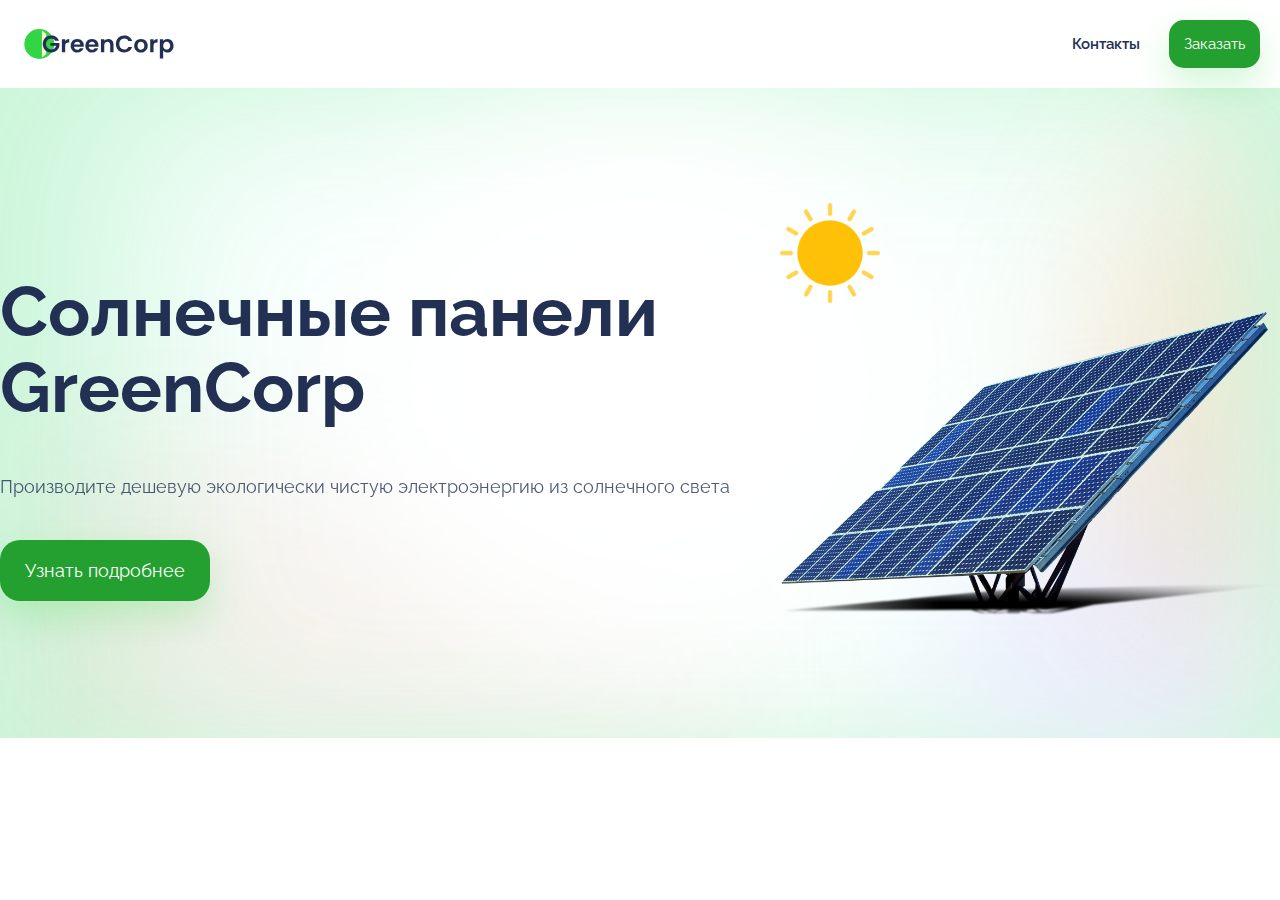
<file: index.html>
<!DOCTYPE html>
<html lang="ru">
<head>
  <title>Солнечные батареи GreenCorp</title>
  <link rel="stylesheet" href="main.css">
  <link href="https://fonts.googleapis.com/css2?family=Raleway:wght@100;300;400;500;600;700;800&display=swap" rel="stylesheet">
</head>
<body>
    <header>
        <img class="header__logo" src="img/logo.svg">
        <div class="header__controls">
            <a href="#contacts">Контакты</a>
            <button>Заказать</button>
        </div>
    </header>
    <section class="about">
        <div class="about__info">
            <h1>Солнечные панели GreenCorp</h1>
            <p>Производите дешевую экологически чистую электроэнергию из солнечного света</p>
            <button>Узнать подробнее</button>
        </div>
        <div class="about__images">
            <img class="about__sun-image" src="img/sun.png" alt="">
            <img class="about__image" src="img/solar-panel.png" alt="">
        </div>
    </section>
  
</body>
</html>
</file>
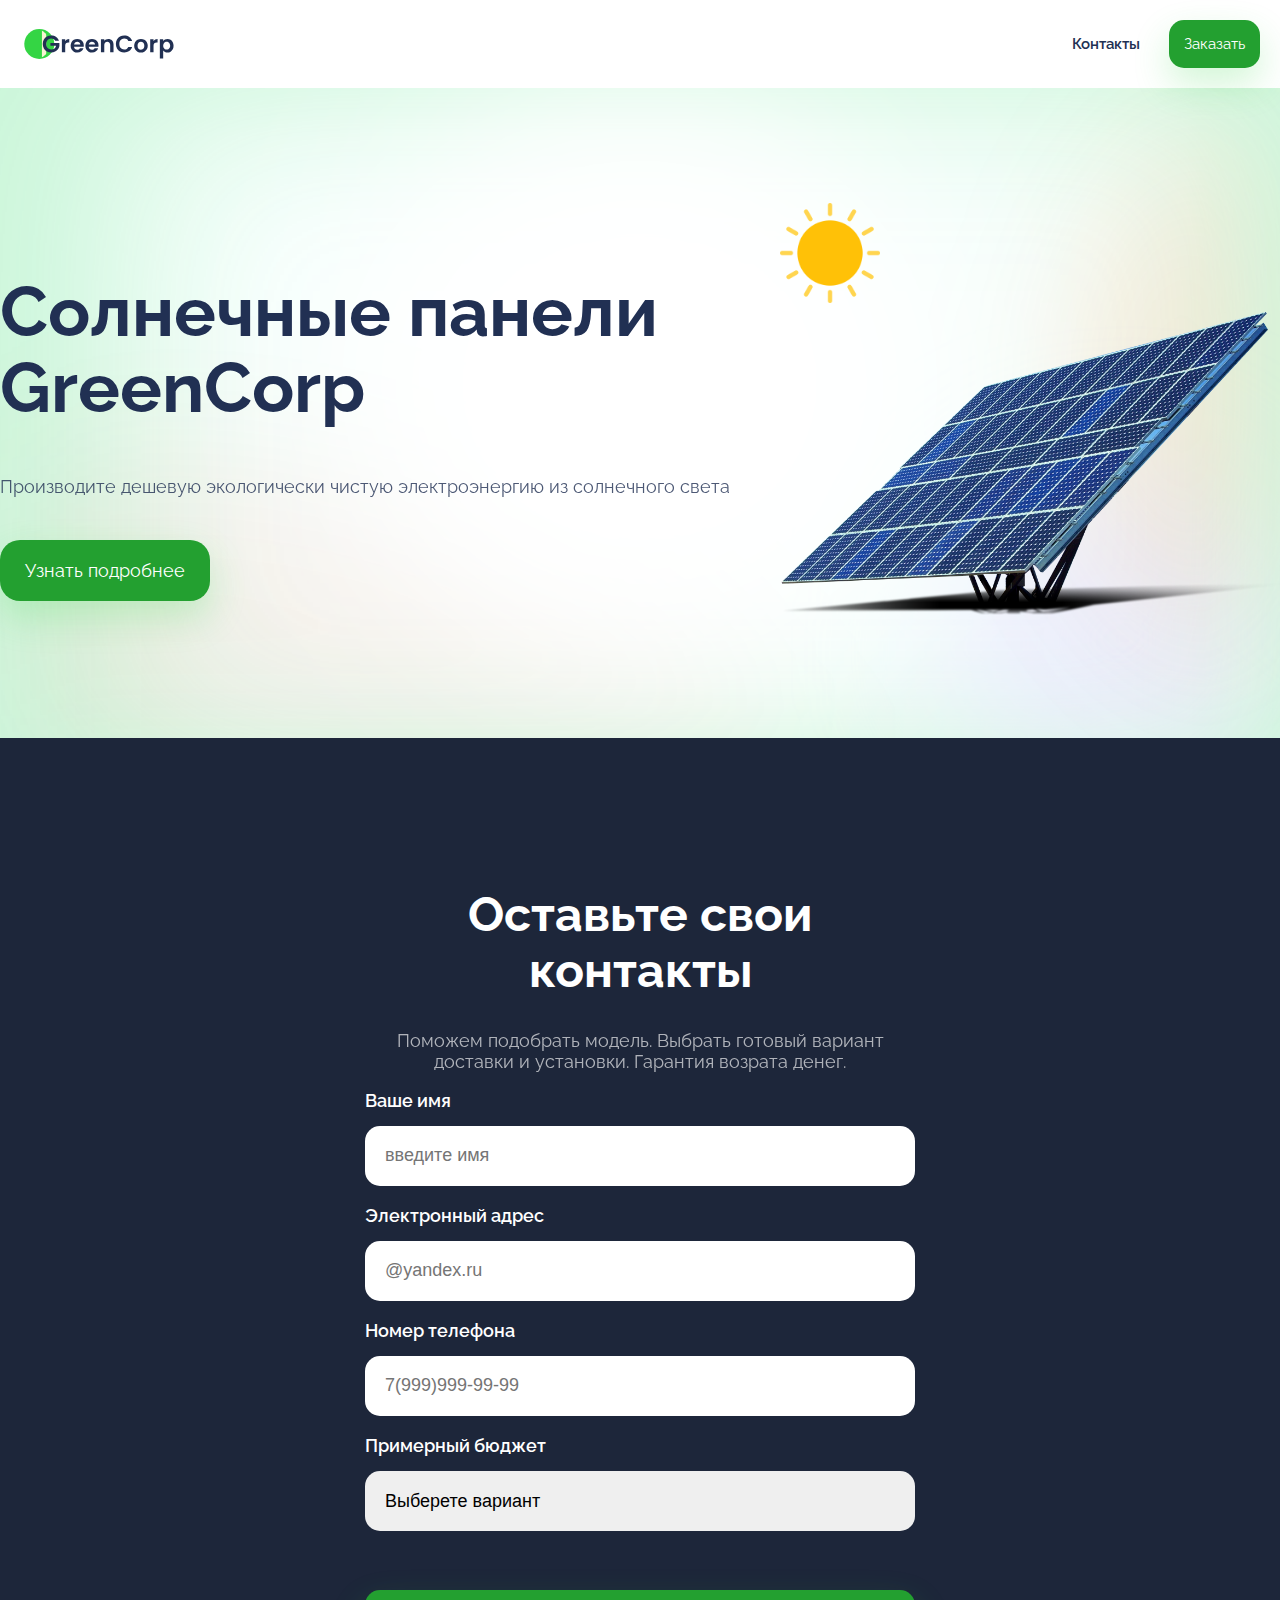
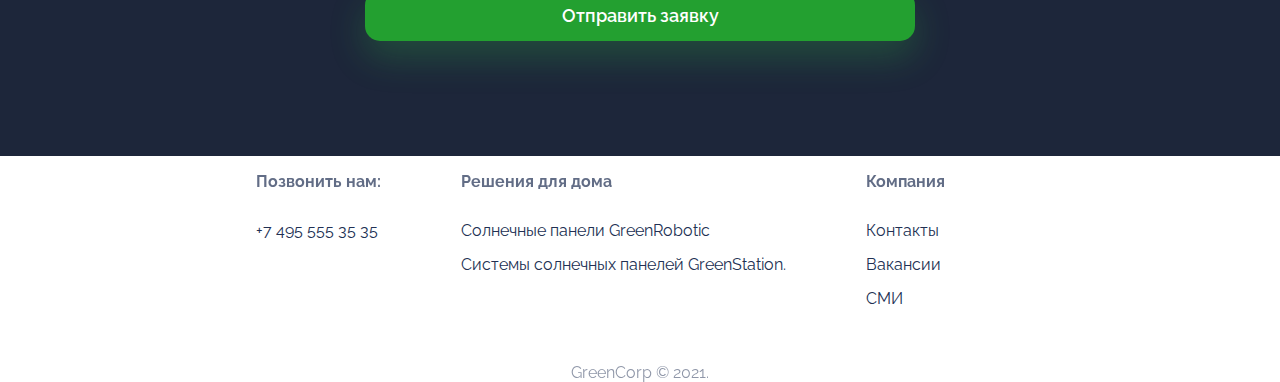
<file: Practice/index.html>
<!DOCTYPE html>
<html lang="ru">
<head>
    <title>Солнечные батареи GreenCorp</title>
    <link rel="stylesheet" href="main.css">
    <link href="https://fonts.googleapis.com/css2?family=Raleway:wght@100;300;400;500;600;700;800&display=swap" rel="stylesheet">
</head>
<body>
    <header>
        <img class="header__logo" src="img/logo.svg">
        <div class="header__controls">
            <a href="#contacts">Контакты</a>
            <button>Заказать</button>
        </div>
        </header>
        <section class="about">
        <div class="about__info">
            <h1>Солнечные панели GreenCorp</h1>
            <p>Производите дешевую экологически чистую электроэнергию из солнечного света</p>
            <button>Узнать подробнее</button>
        </div>
        <div class="about__images">
            <img class="about__sun-image" src="img/sun.png" alt="">
            <img class="about__image" src="img/solar-panel.png" alt="">
        </div>
    </section>
    <section class="form">
        <div class="form__container">
            <h1>Оставьте свои контакты</h1>
            <p>Поможем подобрать модель. Выбрать готовый вариант доставки и установки. Гарантия возрата денег.</p>
            <form>
                <div class="form__group">
                    <label for="name">Ваше имя</label>
                    <input type="text" placeholder="введите имя" id="name">
                    <br>

                    <label for="email">Электронный адрес</label>
                    <input type="text" placeholder="@yandex.ru" id="email">
                    <br>
                                        
                    <label for="phone">Номер телефона</label>
                    <input type="text" placeholder="7(999)999-99-99" id="phone">
                    <br>

                    <label for="budget">Примерный бюджет</label>
                    <select id="budget">
                        <option value="">Выберете вариант</option>
                        <option value="10-30">10 000₽ – 30 000₽</option>
                        <option value="30-60">30 000₽ – 60 000₽</option>
                        <option value="60-100">60 000₽ – 100 000₽</option>
                        <option value="100+">100 000₽</option>
                    </select>
                    <br>
                    <button type="submit" class="form__submit">Отправить заявку</button>
                </div>
            </form>
        </div>
    </section>
    <footer>
        <div class="footer__container">
            <div class="footer__group">
                <h3>Позвонить нам:</h3>
                <div class="footer__links">
                    <a href="tel:74955553535">+7 495 555 35 35</a>
                </div>
            </div>
            <div class="footer__group">
                <h3>Решения для дома</h3>
                <div class="footer__links">
                    <a href="#">Солнечные панели GreenRobotic</a>
                    <a href="#">Системы солнечных панелей GreenStation. </a>
                </div>
            </div>
            <div class="footer__group">
                <h3>Компания</h3>
                <div class="footer__links">
                    <a href="#">Контакты</a>
                    <a href="#">Вакансии</a>
                    <a href="#">СМИ</a>
                </div>
            </div>
        </div>
        <div class="footer__copyright">GreenCorp © 2021.</div>
    </footer>
</body>
</html>
</file>
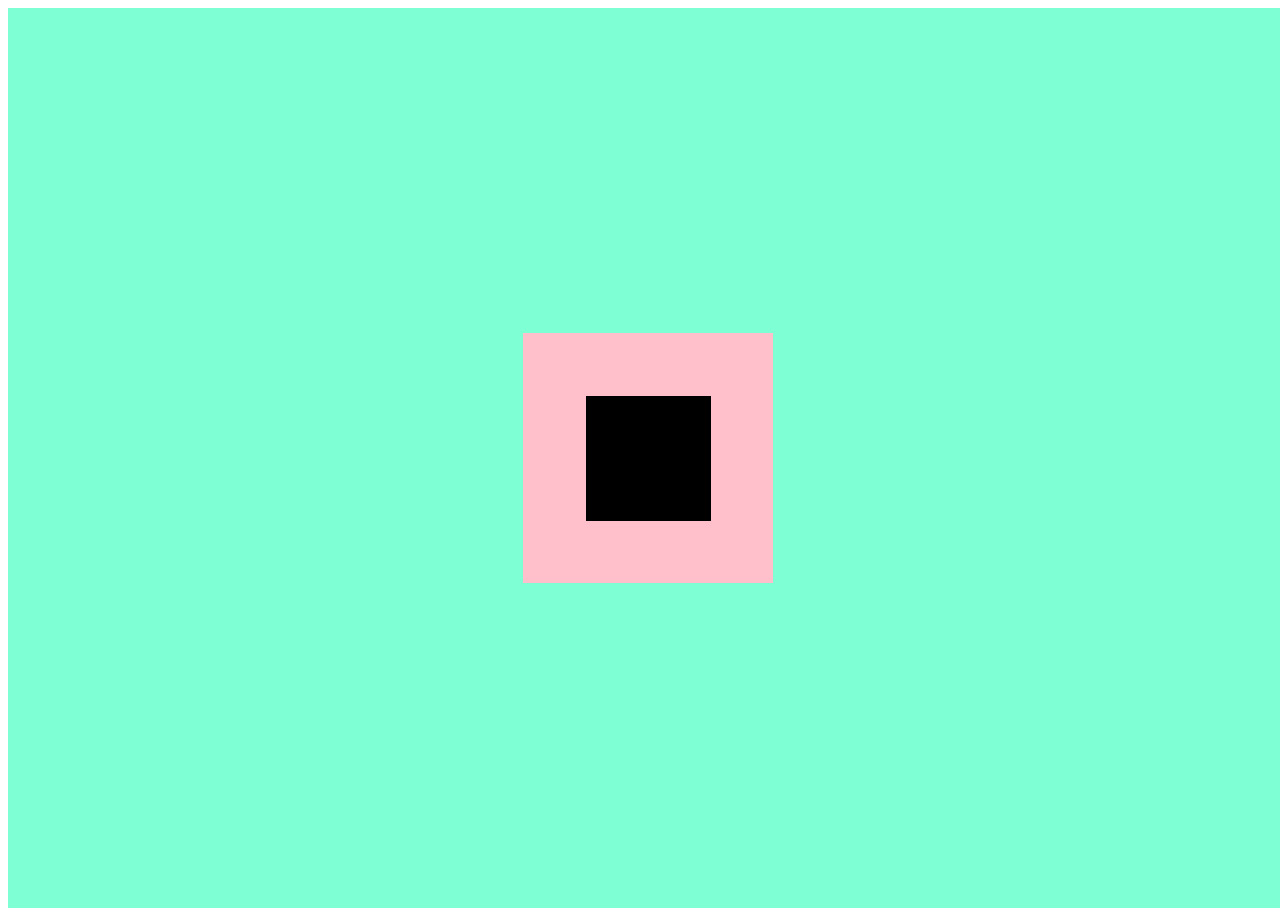
<file: Seminar_01/index.html>
<!DOCTYPE html>
<html lang="en">
<head>
    <meta charset="UTF-8">
    <meta http-equiv="X-UA-Compatible" content="IE=edge">
    <meta name="viewport" content="width=device-width, initial-scale=1.0">
    <link rel="stylesheet" href="style.css">
    <title>Document</title>
</head>
<body>
    <div class="container">
        <div class="box">
            <div class="iteam"></div>
        </div>
    </div>
</body>
</html>
</file>
<file: main.css>
header {
    display: flex;
    justify-content: space-between;
    align-items: center;
    padding: 20px;
}

.header__logo {
    height: 30px;
}

body {
    font-family: 'Raleway', sans-serif;
    color: #213053;
    margin: 0;
}

a {
    text-decoration: none;
    color: #213053;
}

header a {
    font-size: 15px;
    font-weight: 600;
    margin-right: 25px;
}

button {
    font-family: 'Raleway';
    font-size: 15px;
    color: #fff;
    background-color: #23a030;
    border: none;
    border-radius: 15px;
    cursor: pointer;
    box-shadow: 0 16px 36px rgb(52 213 68 / 22%);
    padding: 15px;
}

.about__image {
    width: 500px;
}

.about__sun-image {
    width: 100px;
    height: 100px;
}

.about {
    display: flex;
    justify-content: space-around;
    align-items: center;
    padding-top: 115px;
    padding-bottom: 115px;
    background: url('img/back.png') no-repeat;
    background-position: center;
    background-size: cover;
}

.about h1 {
    font-size: 70px;
    line-height: 76px;
}

.about p {
    font-size: 18px;
    line-height: 30px;
    opacity: 0.8;
}

.about button {
    font-size: 18px;
    border-radius: 20px;
    padding: 20px 25px;
    margin-top: 20px;
}

.about_info {
    max-width: 550px;
}
</file>
<file: Practice/main.css>
/* Header */
header {
    display: flex;
    justify-content: space-between;
    align-items: center;
    padding: 20px;
}

.header__logo {
    height: 30px;
}

header a {
    font-size: 15px;
    font-weight: 600;
    margin-right: 25px;
}

/* Common */
body {
    font-family: 'Raleway', sans-serif;
    color: #213053;
    margin: 0;
}

select {
    appearance: none;
    outline: none;
}

input {
    outline: none;
}

a {
    text-decoration: none;
    color: #213053;
}

/* Buttons */

button {
    font-family: 'Raleway';
    font-size: 15px;
    color: #fff;
    background-color: #23a030;
    border: none;
    border-radius: 15px;
    cursor: pointer;
    box-shadow: 0 16px 36px rgb(52 213 68 / 22%);
    padding: 15px;
}

button:hover {
    background-color: #f6980c;
    box-shadow: 0 16px 36px rgba(246 152 12 / 20%);
    transition: background-color 0.3s ease-in;
}

/* About */

.about__image {
    width: 500px;
}

.about__sun-image {
    width: 100px;
    height: 100px;
}

.about {
    display: flex;
    justify-content: space-around;
    align-items: center;
    padding-top: 115px;
    padding-bottom: 115px;
    background: url('img/back.png') no-repeat;
    background-position: center;
    background-size: cover;
}

.about h1 {
    font-size: 70px;
    line-height: 76px;
}

.about p {
    font-size: 18px;
    line-height: 30px;
    opacity: 0.8;
}

.about button {
    font-size: 18px;
    border-radius: 20px;
    padding: 20px 25px;
    margin-top: 20px;
}

.about_info {
    max-width: 550px;
}

/* Form */

.form__container {
    width: 550px;
}

.form {
    background-color: #1D263A;
    color: #fff;
    padding-top: 115px;
    padding-bottom: 115px;
    text-align: center;
    display: flex;
    justify-content: center;
    align-items: center;
}

.form label {
    font-size: 18px;
    font-weight: 600;
    margin-bottom: 15px;
}

.form input {
    font-size: 18px;
    color: 213053;
    height: 20px;
    padding: 20px 0 20px 20px;
    border-radius: 15px;
    border: none;
}

.form select {
    font-size: 18px;
    color: 213053;
    height: 60px;
    padding: 20px 0 20px 20px;
    border-radius: 15px;
    border: none;
}

.form__submit {
    font-size: 18px;
    font-weight: 600;
    margin-top: 40px;
}

.form h1 {
    font-size: 48px;
}

.form p {
    font-size: 18px;
    opacity: 0.65;
}

.form__group {
    display: flex;
    flex-direction: column;
    text-align: left;
}

/* Footer */

.footer {
    padding: 90px 20px 90px 20px;
    font-size: 16px;
    font-weight: 600;
    display: flex;
}

.footer__container {
    display: flex;
    justify-content: center;
}

.footer__copyright {
    margin-top: 40px;
    text-align: center;
    opacity: 0.5;
}

.footer__group {
    margin-right: 80px;
}

.footer__group h3 {
    font-size: 16px;
    opacity: 0.7;
    margin-bottom: 30px;
}

.footer__links {
    display: flex;
    flex-direction: column;
}

.footer__links a {
    margin-bottom: 15px;
}
</file>
<file: Seminar_01/style.css>
.container {
    width: 100vw;
    height: 100vh;
    background-color: aquamarine;
    display: flex;
    justify-content: center;
    align-items: center;
}

.box {
    width: 250px;
    height: 250px;
    background-color: pink;
    display: flex;
    justify-content: center;
    align-items: center;
}

.iteam {
    width: 125px;
    height: 125px;
    background-color: black;
}
</file>
